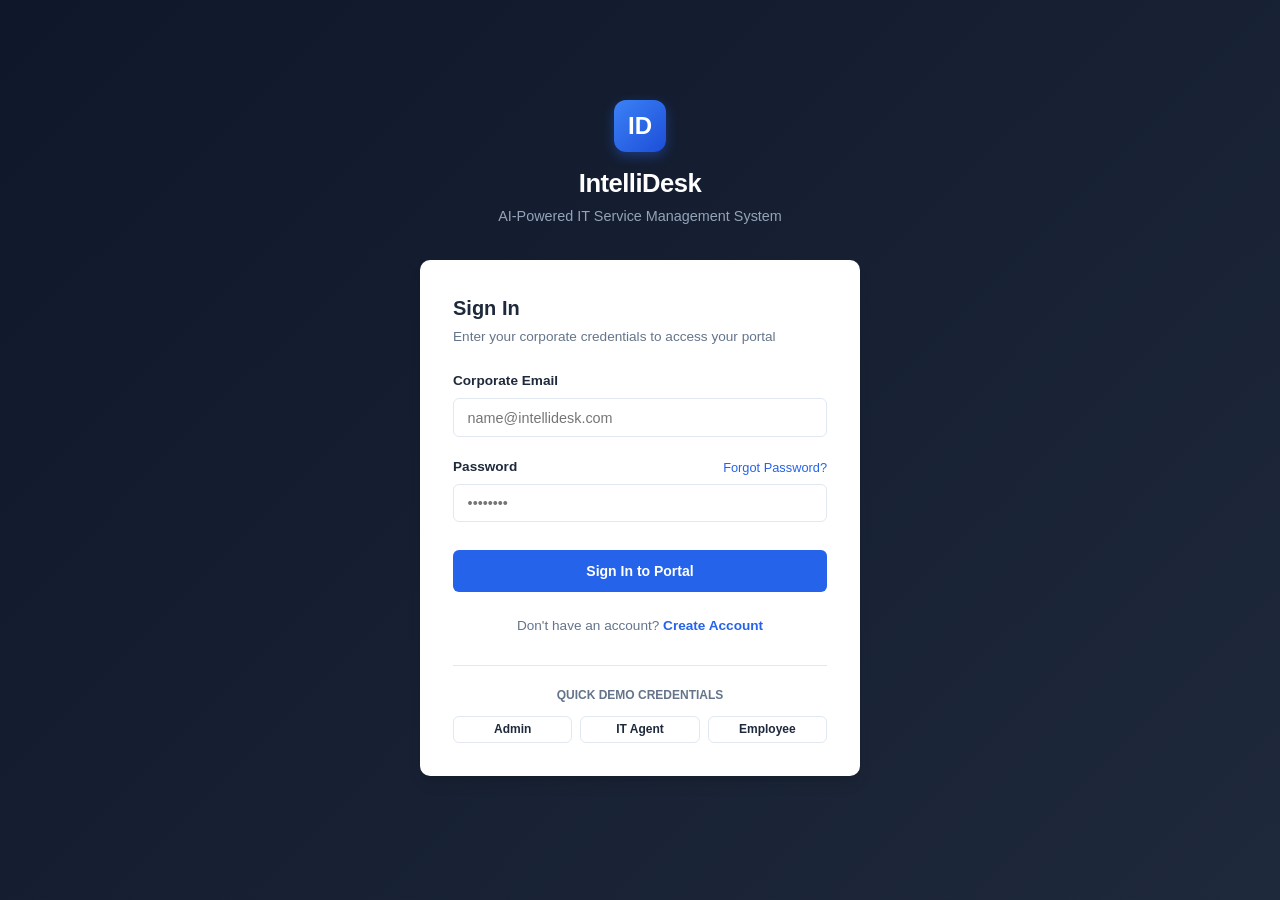
<file: intellidesk-frontend/index.html>
<!DOCTYPE html>
<html lang="en">
<head>
  <meta charset="UTF-8">
  <meta name="viewport" content="width=device-width, initial-scale=1.0">
  <title>IntelliDesk — AI-Powered IT Service Management System</title>
  <link rel="stylesheet" href="css/style.css">
  <script>
    // Immediate routing check
    const token = localStorage.getItem("intellidesk_token");
    if (token) {
      window.location.href = "dashboard.html";
    } else {
      window.location.href = "login.html";
    }
  </script>
</head>
<body style="display:flex; align-items:center; justify-content:center; min-height:100vh; background:#0f172a; color:white; font-family:sans-serif;">
  <div style="text-align:center;">
    <h1 style="font-size:2rem; margin-bottom:0.5rem;">IntelliDesk</h1>
    <p style="color:#94a3b8;">Redirecting to IT Service Portal...</p>
  </div>
</body>
</html>
</file>
<file: intellidesk-frontend/css/style.css>
/* ==========================================================================
   IntelliDesk - Enterprise IT Service Management Design System
   ========================================================================== */

:root {
  --primary: #2563eb;
  --primary-hover: #1d4ed8;
  --primary-light: #eff6ff;
  --primary-dark: #1e3a8a;
  
  --secondary: #64748b;
  --secondary-light: #f1f5f9;
  
  --success: #10b981;
  --success-light: #ecfdf5;
  --warning: #f59e0b;
  --warning-light: #fffbeb;
  --danger: #ef4444;
  --danger-light: #fef2f2;
  --info: #06b6d4;
  --info-light: #ecfeff;
  
  --bg-body: #f8fafc;
  --bg-card: #ffffff;
  --bg-sidebar: #0f172a;
  --bg-sidebar-hover: #1e293b;
  --bg-sidebar-active: #2563eb;
  
  --text-main: #1e293b;
  --text-muted: #64748b;
  --text-light: #94a3b8;
  --text-inverse: #ffffff;
  
  --border-color: #e2e8f0;
  --border-light: #f1f5f9;
  
  --sidebar-width: 260px;
  --header-height: 64px;
  
  --radius-sm: 6px;
  --radius-md: 10px;
  --radius-lg: 16px;
  --radius-full: 9999px;
  
  --shadow-sm: 0 1px 2px 0 rgba(0, 0, 0, 0.05);
  --shadow-md: 0 4px 6px -1px rgba(0, 0, 0, 0.1), 0 2px 4px -2px rgba(0, 0, 0, 0.1);
  --shadow-lg: 0 10px 15px -3px rgba(0, 0, 0, 0.1), 0 4px 6px -4px rgba(0, 0, 0, 0.1);
}

* {
  margin: 0;
  padding: 0;
  box-sizing: border-box;
}

body {
  font-family: -apple-system, BlinkMacSystemFont, "Segoe UI", Roboto, Helvetica, Arial, sans-serif;
  background-color: var(--bg-body);
  color: var(--text-main);
  line-height: 1.5;
  font-size: 14px;
  -webkit-font-smoothing: antialiased;
}

/* ==========================================================================
   App Layout
   ========================================================================== */

.app-layout {
  display: flex;
  min-height: 100vh;
}

.sidebar {
  width: var(--sidebar-width);
  background-color: var(--bg-sidebar);
  color: #e2e8f0;
  display: flex;
  flex-direction: column;
  position: fixed;
  top: 0;
  bottom: 0;
  left: 0;
  z-index: 100;
  transition: transform 0.3s ease;
}

.sidebar-brand {
  height: var(--header-height);
  padding: 0 1.5rem;
  display: flex;
  align-items: center;
  gap: 0.75rem;
  font-size: 1.25rem;
  font-weight: 700;
  color: #ffffff;
  border-bottom: 1px solid rgba(255, 255, 255, 0.08);
}

.sidebar-brand-icon {
  width: 32px;
  height: 32px;
  background: linear-gradient(135deg, #3b82f6, #1d4ed8);
  border-radius: var(--radius-sm);
  display: flex;
  align-items: center;
  justify-content: center;
  font-weight: bold;
  font-size: 1.1rem;
}

.sidebar-nav {
  flex: 1;
  padding: 1.25rem 0.75rem;
  overflow-y: auto;
  list-style: none;
}

.nav-section-title {
  padding: 0.5rem 0.75rem;
  font-size: 0.7rem;
  text-transform: uppercase;
  letter-spacing: 0.05em;
  color: #64748b;
  font-weight: 700;
}

.nav-item {
  margin-bottom: 0.25rem;
}

.nav-link {
  display: flex;
  align-items: center;
  gap: 0.75rem;
  padding: 0.65rem 0.85rem;
  color: #94a3b8;
  text-decoration: none;
  font-weight: 500;
  border-radius: var(--radius-sm);
  transition: all 0.2s;
}

.nav-link:hover {
  background-color: var(--bg-sidebar-hover);
  color: #ffffff;
}

.nav-link.active {
  background-color: var(--primary);
  color: #ffffff;
}

.nav-link svg, .nav-link i {
  width: 18px;
  height: 18px;
  flex-shrink: 0;
}

.sidebar-footer {
  padding: 1rem;
  border-top: 1px solid rgba(255, 255, 255, 0.08);
  background: rgba(0, 0, 0, 0.2);
}

.user-profile-summary {
  display: flex;
  align-items: center;
  gap: 0.75rem;
}

.user-avatar {
  width: 38px;
  height: 38px;
  border-radius: 50%;
  background: #3b82f6;
  color: white;
  display: flex;
  align-items: center;
  justify-content: center;
  font-weight: 600;
  font-size: 0.9rem;
}

.user-meta {
  flex: 1;
  min-width: 0;
}

.user-name {
  font-size: 0.85rem;
  font-weight: 600;
  color: #ffffff;
  white-space: nowrap;
  overflow: hidden;
  text-overflow: ellipsis;
}

.user-role-badge {
  display: inline-block;
  font-size: 0.65rem;
  text-transform: uppercase;
  padding: 0.15rem 0.4rem;
  border-radius: 4px;
  background: rgba(255, 255, 255, 0.15);
  color: #cbd5e1;
  font-weight: 600;
}

/* Main Content */
.main-wrapper {
  flex: 1;
  margin-left: var(--sidebar-width);
  display: flex;
  flex-direction: column;
  min-height: 100vh;
}

.top-header {
  height: var(--header-height);
  background-color: var(--bg-card);
  border-bottom: 1px solid var(--border-color);
  padding: 0 2rem;
  display: flex;
  align-items: center;
  justify-content: space-between;
  position: sticky;
  top: 0;
  z-index: 90;
}

.header-left {
  display: flex;
  align-items: center;
  gap: 1rem;
}

.mobile-toggle-btn {
  display: none;
  background: none;
  border: none;
  font-size: 1.25rem;
  cursor: pointer;
  color: var(--text-main);
}

.header-title {
  font-size: 1.25rem;
  font-weight: 700;
  color: var(--text-main);
}

.header-right {
  display: flex;
  align-items: center;
  gap: 1rem;
}

.status-pill {
  display: inline-flex;
  align-items: center;
  gap: 0.4rem;
  padding: 0.25rem 0.65rem;
  font-size: 0.75rem;
  border-radius: var(--radius-full);
  background-color: var(--success-light);
  color: var(--success);
  font-weight: 600;
}

.status-pill .dot {
  width: 7px;
  height: 7px;
  border-radius: 50%;
  background-color: var(--success);
}

.page-content {
  flex: 1;
  padding: 2rem;
  max-width: 1400px;
  width: 100%;
  margin: 0 auto;
}

/* ==========================================================================
   Components: Cards, Stats, Grids
   ========================================================================== */

.card {
  background: var(--bg-card);
  border-radius: var(--radius-md);
  border: 1px solid var(--border-color);
  box-shadow: var(--shadow-sm);
  padding: 1.5rem;
  margin-bottom: 1.5rem;
}

.card-header {
  display: flex;
  align-items: center;
  justify-content: space-between;
  margin-bottom: 1.25rem;
  padding-bottom: 0.75rem;
  border-bottom: 1px solid var(--border-light);
}

.card-title {
  font-size: 1.1rem;
  font-weight: 600;
  color: var(--text-main);
}

.card-subtitle {
  font-size: 0.85rem;
  color: var(--text-muted);
}

.stats-grid {
  display: grid;
  grid-template-columns: repeat(auto-fit, minmax(220px, 1fr));
  gap: 1.25rem;
  margin-bottom: 1.5rem;
}

.stat-card {
  background: var(--bg-card);
  border: 1px solid var(--border-color);
  border-radius: var(--radius-md);
  padding: 1.25rem;
  box-shadow: var(--shadow-sm);
  display: flex;
  align-items: center;
  gap: 1rem;
}

.stat-icon {
  width: 48px;
  height: 48px;
  border-radius: var(--radius-md);
  display: flex;
  align-items: center;
  justify-content: center;
  font-size: 1.5rem;
}

.stat-icon.primary { background: var(--primary-light); color: var(--primary); }
.stat-icon.success { background: var(--success-light); color: var(--success); }
.stat-icon.warning { background: var(--warning-light); color: var(--warning); }
.stat-icon.danger { background: var(--danger-light); color: var(--danger); }
.stat-icon.info { background: var(--info-light); color: var(--info); }

.stat-details {
  flex: 1;
}

.stat-label {
  font-size: 0.8rem;
  font-weight: 600;
  color: var(--text-muted);
  text-transform: uppercase;
  letter-spacing: 0.04em;
}

.stat-value {
  font-size: 1.75rem;
  font-weight: 700;
  color: var(--text-main);
  line-height: 1.2;
}

/* ==========================================================================
   Buttons & Form Controls
   ========================================================================== */

.btn {
  display: inline-flex;
  align-items: center;
  justify-content: center;
  gap: 0.5rem;
  font-size: 0.875rem;
  font-weight: 600;
  padding: 0.55rem 1.1rem;
  border-radius: var(--radius-sm);
  border: 1px solid transparent;
  cursor: pointer;
  transition: all 0.2s;
  text-decoration: none;
}

.btn-sm {
  padding: 0.35rem 0.75rem;
  font-size: 0.75rem;
}

.btn-primary {
  background-color: var(--primary);
  color: #ffffff;
}

.btn-primary:hover {
  background-color: var(--primary-hover);
}

.btn-secondary {
  background-color: var(--secondary-light);
  color: var(--text-main);
  border-color: var(--border-color);
}

.btn-secondary:hover {
  background-color: var(--border-color);
}

.btn-outline {
  background: transparent;
  border-color: var(--border-color);
  color: var(--text-main);
}

.btn-outline:hover {
  background: var(--secondary-light);
}

.btn-success {
  background-color: var(--success);
  color: #ffffff;
}

.btn-success:hover {
  background-color: #059669;
}

.btn-danger {
  background-color: var(--danger);
  color: #ffffff;
}

.btn-danger:hover {
  background-color: #dc2626;
}

.btn-warning {
  background-color: var(--warning);
  color: #ffffff;
}

.form-group {
  margin-bottom: 1.25rem;
}

.form-label {
  display: block;
  font-size: 0.85rem;
  font-weight: 600;
  color: var(--text-main);
  margin-bottom: 0.4rem;
}

.form-control, .form-select {
  width: 100%;
  padding: 0.65rem 0.85rem;
  font-size: 0.9rem;
  border-radius: var(--radius-sm);
  border: 1px solid var(--border-color);
  background-color: #ffffff;
  color: var(--text-main);
  transition: border-color 0.2s, box-shadow 0.2s;
}

.form-control:focus, .form-select:focus {
  outline: none;
  border-color: var(--primary);
  box-shadow: 0 0 0 3px rgba(37, 99, 235, 0.15);
}

textarea.form-control {
  min-height: 100px;
  resize: vertical;
}

.form-row {
  display: grid;
  grid-template-columns: repeat(auto-fit, minmax(200px, 1fr));
  gap: 1rem;
}

/* ==========================================================================
   Tables & Badges
   ========================================================================== */

.table-container {
  overflow-x: auto;
  background: var(--bg-card);
  border-radius: var(--radius-md);
  border: 1px solid var(--border-color);
}

.data-table {
  width: 100%;
  border-collapse: collapse;
  text-align: left;
}

.data-table th {
  background-color: #f8fafc;
  padding: 0.85rem 1rem;
  font-size: 0.75rem;
  font-weight: 700;
  text-transform: uppercase;
  letter-spacing: 0.05em;
  color: var(--text-muted);
  border-bottom: 1px solid var(--border-color);
}

.data-table td {
  padding: 0.85rem 1rem;
  border-bottom: 1px solid var(--border-color);
  font-size: 0.85rem;
  vertical-align: middle;
}

.data-table tr:last-child td {
  border-bottom: none;
}

.data-table tr:hover td {
  background-color: #f8fafc;
}

/* Status Badges */
.badge {
  display: inline-block;
  font-size: 0.72rem;
  font-weight: 700;
  padding: 0.2rem 0.55rem;
  border-radius: 4px;
  text-transform: uppercase;
}

.status-open { background-color: #dbeafe; color: #1e40af; }
.status-in_progress, .status-in-progress { background-color: #fef3c7; color: #92400e; }
.status-pending { background-color: #f3e8ff; color: #6b21a8; }
.status-resolved { background-color: #d1fae5; color: #065f46; }
.status-closed { background-color: #e2e8f0; color: #475569; }

/* Priority Badges */
.priority-low { background-color: #e0f2fe; color: #0369a1; }
.priority-medium { background-color: #fef9c3; color: #854d0e; }
.priority-high { background-color: #ffedd5; color: #9a3412; }
.priority-critical { background-color: #fee2e2; color: #991b1b; }

/* Role Badges */
.role-admin { background-color: #fce7f3; color: #9d174d; }
.role-it_agent, .role-it-agent { background-color: #e0e7ff; color: #3730a3; }
.role-employee { background-color: #f1f5f9; color: #334155; }

/* Pagination */
.pagination {
  display: flex;
  align-items: center;
  justify-content: space-between;
  padding: 1rem 0;
}

.pagination-controls {
  display: flex;
  gap: 0.4rem;
}

.page-btn {
  padding: 0.4rem 0.75rem;
  border: 1px solid var(--border-color);
  background: #ffffff;
  color: var(--text-main);
  border-radius: var(--radius-sm);
  font-size: 0.8rem;
  cursor: pointer;
}

.page-btn.active {
  background-color: var(--primary);
  color: white;
  border-color: var(--primary);
}

.page-btn:disabled {
  opacity: 0.5;
  cursor: not-allowed;
}

/* ==========================================================================
   AI Assistant Chat Interface
   ========================================================================== */

.chat-container {
  display: flex;
  flex-direction: column;
  height: 620px;
  background: var(--bg-card);
  border-radius: var(--radius-md);
  border: 1px solid var(--border-color);
  overflow: hidden;
}

.chat-header {
  padding: 1rem 1.5rem;
  background: #0f172a;
  color: white;
  display: flex;
  align-items: center;
  justify-content: space-between;
}

.chat-header-info {
  display: flex;
  align-items: center;
  gap: 0.75rem;
}

.chat-messages {
  flex: 1;
  padding: 1.5rem;
  overflow-y: auto;
  display: flex;
  flex-direction: column;
  gap: 1rem;
  background: #f8fafc;
}

.message {
  display: flex;
  gap: 0.75rem;
  max-width: 80%;
}

.message.user {
  align-self: flex-end;
  flex-direction: row-reverse;
}

.message.ai {
  align-self: flex-start;
}

.message-avatar {
  width: 36px;
  height: 36px;
  border-radius: 50%;
  display: flex;
  align-items: center;
  justify-content: center;
  font-weight: bold;
  font-size: 0.9rem;
  flex-shrink: 0;
}

.message.user .message-avatar {
  background: var(--primary);
  color: white;
}

.message.ai .message-avatar {
  background: #0f172a;
  color: #38bdf8;
}

.message-bubble {
  padding: 0.9rem 1.15rem;
  border-radius: var(--radius-md);
  font-size: 0.9rem;
  line-height: 1.5;
}

.message.user .message-bubble {
  background: var(--primary);
  color: white;
  border-bottom-right-radius: 2px;
}

.message.ai .message-bubble {
  background: #ffffff;
  color: var(--text-main);
  border: 1px solid var(--border-color);
  border-bottom-left-radius: 2px;
  box-shadow: var(--shadow-sm);
}

.message-bubble p {
  margin-bottom: 0.5rem;
}

.message-bubble p:last-child {
  margin-bottom: 0;
}

.chat-actions {
  margin-top: 0.75rem;
  display: flex;
  gap: 0.5rem;
  flex-wrap: wrap;
}

.chat-input-area {
  padding: 1rem 1.5rem;
  background: white;
  border-top: 1px solid var(--border-color);
  display: flex;
  gap: 0.75rem;
}

.typing-indicator {
  display: flex;
  align-items: center;
  gap: 4px;
  padding: 8px 12px;
  background: white;
  border-radius: 12px;
  border: 1px solid var(--border-color);
  width: fit-content;
}

.typing-dot {
  width: 7px;
  height: 7px;
  background-color: var(--text-muted);
  border-radius: 50%;
  animation: typing 1.4s infinite ease-in-out both;
}

.typing-dot:nth-child(1) { animation-delay: -0.32s; }
.typing-dot:nth-child(2) { animation-delay: -0.16s; }

@keyframes typing {
  0%, 80%, 100% { transform: scale(0); }
  40% { transform: scale(1); }
}

/* ==========================================================================
   Knowledge Base
   ========================================================================== */

.kb-search-box {
  background: linear-gradient(135deg, #1e293b, #0f172a);
  color: white;
  border-radius: var(--radius-lg);
  padding: 2.5rem 2rem;
  text-align: center;
  margin-bottom: 2rem;
}

.kb-search-input {
  max-width: 600px;
  margin: 1.5rem auto 0 auto;
  position: relative;
}

.kb-articles-grid {
  display: grid;
  grid-template-columns: repeat(auto-fill, minmax(320px, 1fr));
  gap: 1.25rem;
}

.article-card {
  background: var(--bg-card);
  border: 1px solid var(--border-color);
  border-radius: var(--radius-md);
  padding: 1.25rem;
  cursor: pointer;
  transition: transform 0.2s, box-shadow 0.2s;
  display: flex;
  flex-direction: column;
}

.article-card:hover {
  transform: translateY(-2px);
  box-shadow: var(--shadow-md);
  border-color: var(--primary);
}

.article-title {
  font-size: 1.05rem;
  font-weight: 600;
  color: var(--primary);
  margin-bottom: 0.5rem;
}

.article-excerpt {
  font-size: 0.85rem;
  color: var(--text-muted);
  flex: 1;
  display: -webkit-box;
  -webkit-line-clamp: 3;
  -webkit-box-orient: vertical;
  overflow: hidden;
  margin-bottom: 1rem;
}

.article-footer {
  display: flex;
  justify-content: space-between;
  align-items: center;
  font-size: 0.75rem;
  color: var(--text-light);
  border-top: 1px solid var(--border-light);
  padding-top: 0.75rem;
}

/* ==========================================================================
   Comments Timeline
   ========================================================================== */

.comments-timeline {
  display: flex;
  flex-direction: column;
  gap: 1rem;
  margin-top: 1rem;
}

.comment-item {
  background: var(--secondary-light);
  border-radius: var(--radius-md);
  padding: 1rem;
  border-left: 4px solid var(--primary);
}

.comment-meta {
  display: flex;
  justify-content: space-between;
  margin-bottom: 0.4rem;
  font-size: 0.8rem;
}

.comment-author {
  font-weight: 600;
  color: var(--text-main);
}

.comment-text {
  font-size: 0.9rem;
  color: var(--text-main);
  white-space: pre-wrap;
}

/* ==========================================================================
   Toasts & Alerts
   ========================================================================== */

.toast-container {
  position: fixed;
  top: 1.5rem;
  right: 1.5rem;
  z-index: 1000;
  display: flex;
  flex-direction: column;
  gap: 0.75rem;
}

.toast {
  min-width: 300px;
  max-width: 420px;
  padding: 0.9rem 1.15rem;
  background: white;
  border-radius: var(--radius-sm);
  box-shadow: var(--shadow-lg);
  border-left: 4px solid var(--primary);
  display: flex;
  align-items: center;
  justify-content: space-between;
  animation: slideIn 0.3s ease forwards;
}

.toast-success { border-left-color: var(--success); }
.toast-error { border-left-color: var(--danger); }
.toast-warning { border-left-color: var(--warning); }

@keyframes slideIn {
  from { transform: translateX(100%); opacity: 0; }
  to { transform: translateX(0); opacity: 1; }
}

/* ==========================================================================
   Modal Dialog
   ========================================================================== */

.modal-backdrop {
  position: fixed;
  inset: 0;
  background: rgba(15, 23, 42, 0.6);
  backdrop-filter: blur(2px);
  display: flex;
  align-items: center;
  justify-content: center;
  z-index: 500;
  opacity: 0;
  pointer-events: none;
  transition: opacity 0.2s ease;
}

.modal-backdrop.open {
  opacity: 1;
  pointer-events: auto;
}

.modal-box {
  background: white;
  border-radius: var(--radius-md);
  width: 90%;
  max-width: 650px;
  max-height: 85vh;
  display: flex;
  flex-direction: column;
  box-shadow: var(--shadow-lg);
  transform: translateY(20px);
  transition: transform 0.2s ease;
}

.modal-backdrop.open .modal-box {
  transform: translateY(0);
}

.modal-header {
  padding: 1.25rem 1.5rem;
  border-bottom: 1px solid var(--border-color);
  display: flex;
  align-items: center;
  justify-content: space-between;
}

.modal-body {
  padding: 1.5rem;
  overflow-y: auto;
}

.modal-footer {
  padding: 1rem 1.5rem;
  border-top: 1px solid var(--border-color);
  display: flex;
  justify-content: flex-end;
  gap: 0.75rem;
  background: #f8fafc;
}

/* ==========================================================================
   Responsive Breakpoints
   ========================================================================== */

@media (max-width: 992px) {
  .sidebar {
    transform: translateX(-100%);
  }

  .sidebar.open {
    transform: translateX(0);
  }

  .main-wrapper {
    margin-left: 0;
  }

  .mobile-toggle-btn {
    display: block;
  }

  .page-content {
    padding: 1rem;
  }
}
</file>
